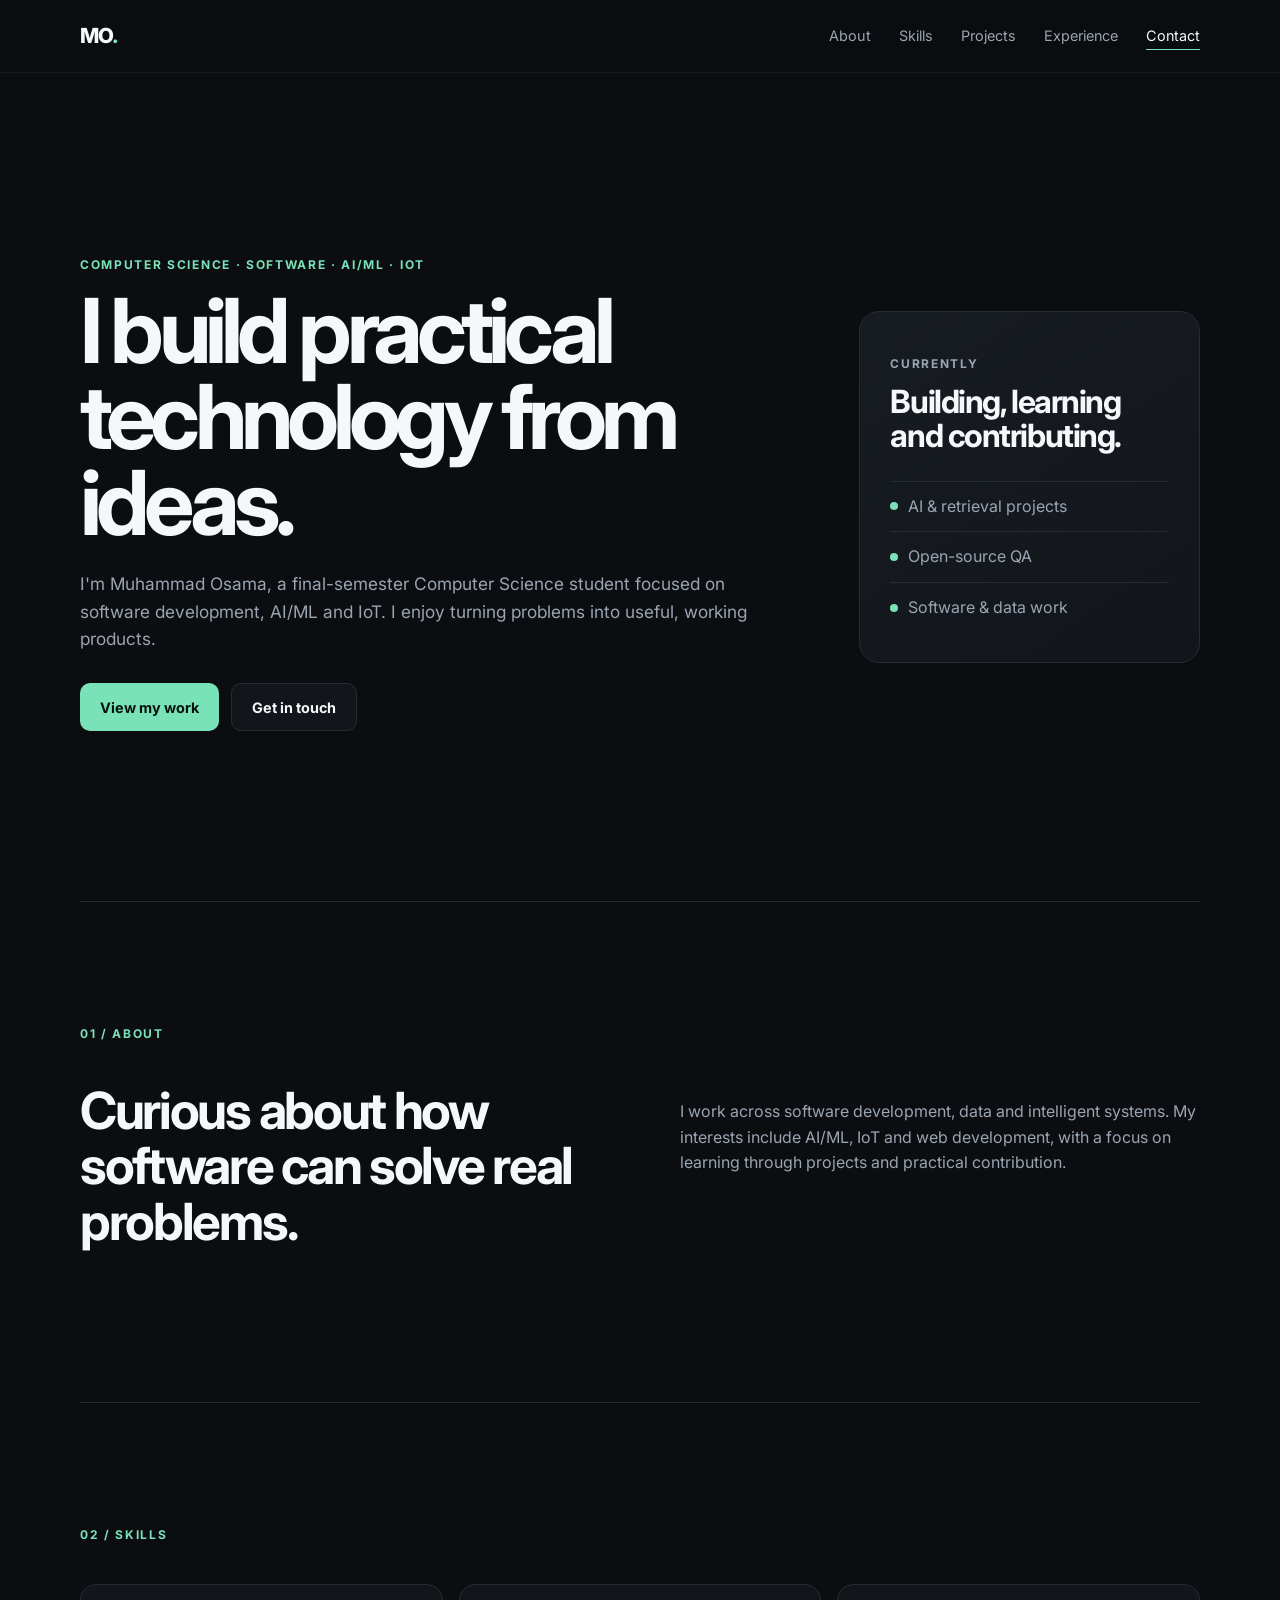
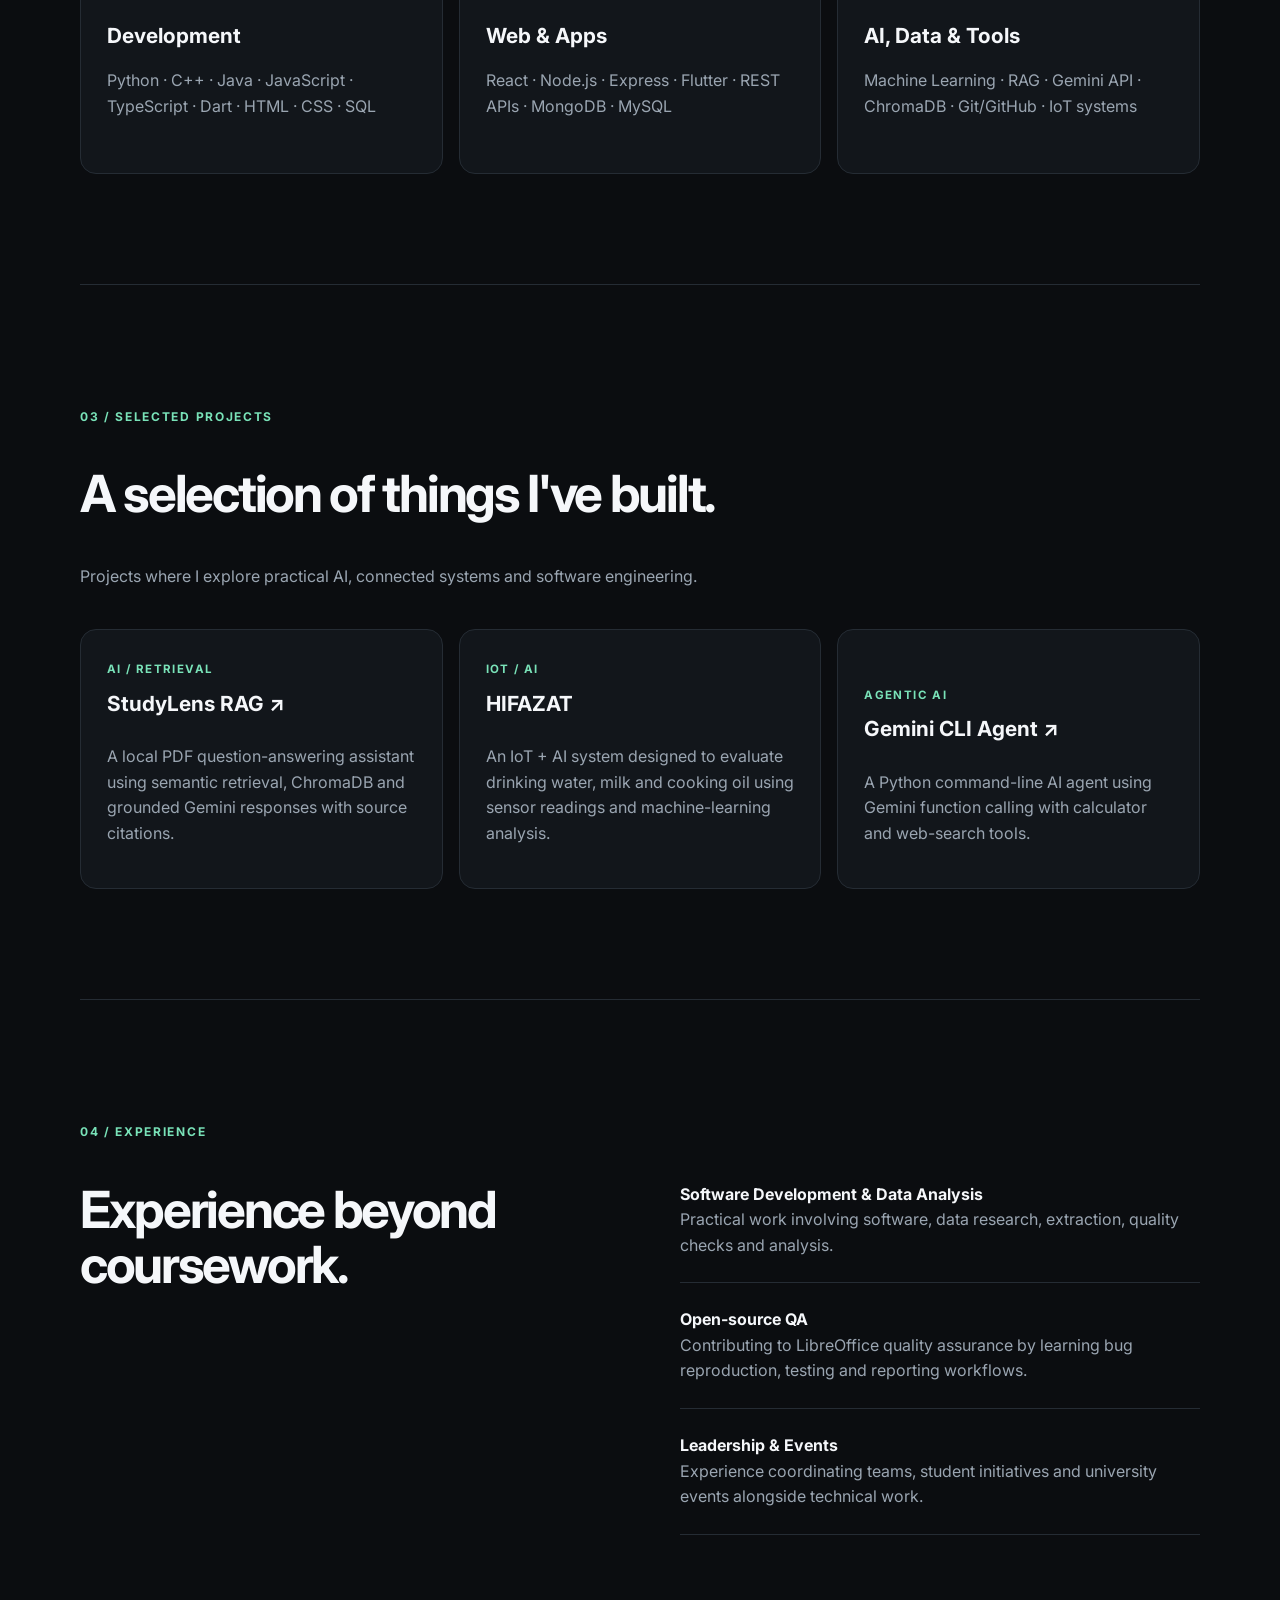
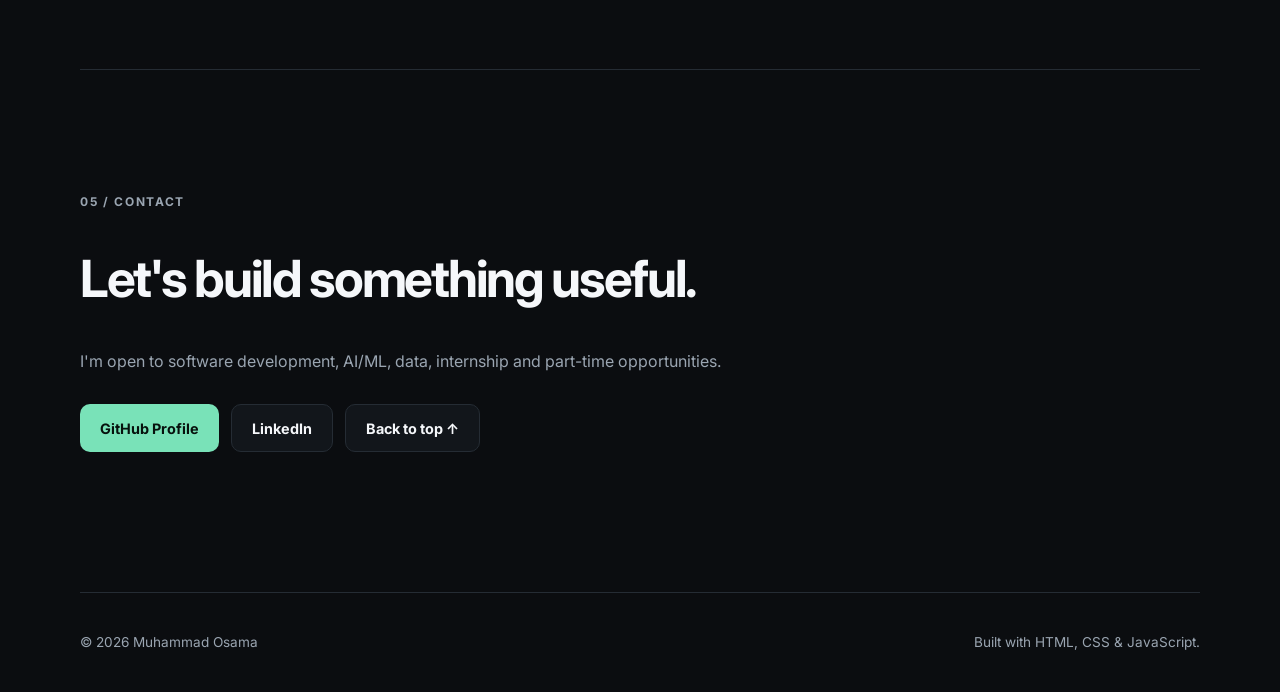
<file: index.html>
<!DOCTYPE html>
<html lang="en">
<head>
  <meta charset="UTF-8" />
  <meta name="viewport" content="width=device-width, initial-scale=1.0" />
  <meta name="description" content="Muhammad Osama — Computer Science student building software, AI and IoT projects." />
  <meta name="theme-color" content="#0b0d10" />
  <meta name="author" content="Muhammad Osama" />
  <meta property="og:title" content="Muhammad Osama | Portfolio" />
  <meta property="og:description" content="Software development, AI/ML, IoT and data projects." />
  <meta property="og:type" content="website" />
  <title>Muhammad Osama | Portfolio</title>
  <link rel="icon" href="assets/favicon.svg" type="image/svg+xml" />
  <link rel="manifest" href="site.webmanifest" />
  <link rel="preconnect" href="https://fonts.googleapis.com">
  <link rel="preconnect" href="https://fonts.gstatic.com" crossorigin>
  <link href="https://fonts.googleapis.com/css2?family=Inter:wght@400;500;600;700;800&display=swap" rel="stylesheet">
  <link rel="stylesheet" href="styles.css" />
</head>
<body>
  <header class="site-header"><nav class="nav container" aria-label="Main navigation"><a class="logo" href="#home">MO<span>.</span></a><button class="menu-toggle" type="button" aria-label="Open navigation" aria-expanded="false">☰</button><div class="nav-links"><a href="#about">About</a><a href="#skills">Skills</a><a href="#projects">Projects</a><a href="#experience">Experience</a><a href="#contact">Contact</a></div></nav></header>
  <main>
    <section class="hero container" id="home"><div class="hero-copy"><p class="eyebrow">Computer Science · Software · AI/ML · IoT</p><h1>I build practical technology from ideas.</h1><p class="hero-text">I'm Muhammad Osama, a final-semester Computer Science student focused on software development, AI/ML and IoT. I enjoy turning problems into useful, working products.</p><div class="hero-actions"><a class="button primary" href="#projects">View my work</a><a class="button secondary" href="#contact">Get in touch</a></div></div><aside class="hero-card" aria-label="Current focus"><p class="card-label">Currently</p><h2>Building, learning and contributing.</h2><div class="status-row"><span></span> AI & retrieval projects</div><div class="status-row"><span></span> Open-source QA</div><div class="status-row"><span></span> Software & data work</div></aside></section>
    <section class="section container" id="about"><p class="section-label">01 / About</p><div class="section-grid"><h2>Curious about how software can solve real problems.</h2><p>I work across software development, data and intelligent systems. My interests include AI/ML, IoT and web development, with a focus on learning through projects and practical contribution.</p></div></section>
    <section class="section container" id="skills"><p class="section-label">02 / Skills</p><div class="placeholder-grid"><article><h3>Development</h3><p>Python · C++ · Java · JavaScript · TypeScript · Dart · HTML · CSS · SQL</p></article><article><h3>Web & Apps</h3><p>React · Node.js · Express · Flutter · REST APIs · MongoDB · MySQL</p></article><article><h3>AI, Data & Tools</h3><p>Machine Learning · RAG · Gemini API · ChromaDB · Git/GitHub · IoT systems</p></article></div></section>
    <section class="section container" id="projects"><p class="section-label">03 / Selected Projects</p><div class="project-intro"><h2>A selection of things I've built.</h2><p>Projects where I explore practical AI, connected systems and software engineering.</p></div><div class="project-grid"><a class="project-card" href="https://github.com/MuhammadOsama03/StudyLens-RAG" target="_blank" rel="noreferrer"><span>AI / Retrieval</span><h3>StudyLens RAG ↗</h3><p>A local PDF question-answering assistant using semantic retrieval, ChromaDB and grounded Gemini responses with source citations.</p></a><article class="project-card"><span>IoT / AI</span><h3>HIFAZAT</h3><p>An IoT + AI system designed to evaluate drinking water, milk and cooking oil using sensor readings and machine-learning analysis.</p></article><a class="project-card" href="https://github.com/MuhammadOsama03/gemini-cli-agent" target="_blank" rel="noreferrer"><span>Agentic AI</span><h3>Gemini CLI Agent ↗</h3><p>A Python command-line AI agent using Gemini function calling with calculator and web-search tools.</p></a></div></section>
    <section class="section container" id="experience"><p class="section-label">04 / Experience</p><div class="section-grid"><h2>Experience beyond coursework.</h2><div><p><strong>Software Development & Data Analysis</strong><br>Practical work involving software, data research, extraction, quality checks and analysis.</p><p><strong>Open-source QA</strong><br>Contributing to LibreOffice quality assurance by learning bug reproduction, testing and reporting workflows.</p><p><strong>Leadership & Events</strong><br>Experience coordinating teams, student initiatives and university events alongside technical work.</p></div></div></section>
    <section class="section contact container" id="contact"><p class="section-label">05 / Contact</p><h2>Let's build something useful.</h2><p>I'm open to software development, AI/ML, data, internship and part-time opportunities.</p><div class="hero-actions"><a class="button primary" href="https://github.com/MuhammadOsama03" target="_blank" rel="noreferrer">GitHub Profile</a><a class="button secondary" href="https://pk.linkedin.com/in/mosama07" target="_blank" rel="noreferrer">LinkedIn</a><a class="button secondary" href="#home">Back to top ↑</a></div></section>
  </main>
  <footer class="footer container"><p>© <span id="year"></span> Muhammad Osama</p><p>Built with HTML, CSS & JavaScript.</p></footer><script src="script.js"></script>
</body>
</html>
</file>
<file: styles.css>
:root { --bg:#0b0d10; --surface:#12161b; --surface-2:#171c22; --text:#f5f7fa; --muted:#9aa5b1; --line:#252c34; --accent:#79e2b8; --max:1120px; }
* { box-sizing:border-box; }
html { scroll-behavior:smooth; }
body { margin:0; font-family:Inter,system-ui,sans-serif; background:var(--bg); color:var(--text); line-height:1.6; }
a { color:inherit; text-decoration:none; }
a:focus-visible, button:focus-visible { outline:3px solid var(--accent); outline-offset:4px; border-radius:8px; }
strong { color:var(--text); font-weight:700; }
.container { width:min(calc(100% - 40px),var(--max)); margin-inline:auto; }
.site-header { position:sticky; top:0; z-index:20; background:rgba(11,13,16,.86); backdrop-filter:blur(14px); border-bottom:1px solid rgba(255,255,255,.06); }
.nav { min-height:72px; display:flex; align-items:center; justify-content:space-between; }
.logo { font-size:1.3rem; font-weight:800; letter-spacing:-.04em; }
.logo span,.eyebrow,.section-label,.project-card span { color:var(--accent); }
.nav-links { display:flex; gap:28px; font-size:.9rem; color:var(--muted); }
.nav-links a { transition:color .2s ease; }
.nav-links a:hover,.nav-links a[aria-current="location"] { color:var(--text); }
.nav-links a[aria-current="location"] { text-decoration:underline; text-decoration-color:var(--accent); text-underline-offset:8px; }
.menu-toggle { display:none; border:0; background:transparent; color:var(--text); font-size:1.5rem; cursor:pointer; }
.hero { min-height:calc(100vh - 72px); display:grid; grid-template-columns:1.35fr .65fr; gap:72px; align-items:center; padding-block:90px; }
.eyebrow,.section-label,.card-label { text-transform:uppercase; letter-spacing:.14em; font-size:.75rem; font-weight:700; }
h1 { max-width:780px; margin:14px 0 24px; font-size:clamp(3rem,7vw,6.3rem); line-height:.96; letter-spacing:-.065em; }
h2 { margin-top:0; font-size:clamp(2rem,4vw,3.3rem); line-height:1.08; letter-spacing:-.045em; }
h3 { margin:8px 0; font-size:1.3rem; }
.hero-text { max-width:680px; color:var(--muted); font-size:1.08rem; }
.hero-actions { display:flex; gap:12px; flex-wrap:wrap; margin-top:30px; }
.button { display:inline-flex; align-items:center; justify-content:center; min-height:48px; padding:0 20px; border-radius:10px; font-weight:700; font-size:.9rem; transition:transform .2s ease,border-color .2s ease; }
.button:hover { transform:translateY(-2px); }
.primary { background:var(--accent); color:#07110d; }
.secondary { border:1px solid var(--line); background:var(--surface); }
.hero-card { padding:30px; border:1px solid var(--line); border-radius:20px; background:linear-gradient(145deg,var(--surface-2),var(--surface)); }
.hero-card h2 { font-size:2rem; }
.card-label { color:var(--muted); }
.status-row { display:flex; align-items:center; gap:10px; padding:12px 0; border-top:1px solid var(--line); color:var(--muted); }
.status-row span { width:8px; height:8px; border-radius:50%; background:var(--accent); }
.section { padding-block:110px; border-top:1px solid var(--line); }
.section-label { margin-bottom:40px; }
.section-grid { display:grid; grid-template-columns:1fr 1fr; gap:80px; }
.section-grid > p,.section-grid > div > p,.project-intro p,.contact > p { color:var(--muted); max-width:650px; }
.section-grid > div > p { margin-top:0; margin-bottom:24px; padding-bottom:24px; border-bottom:1px solid var(--line); }
.placeholder-grid,.project-grid { display:grid; grid-template-columns:repeat(3,1fr); gap:16px; }
.placeholder-grid article,.project-card { min-height:190px; padding:26px; border:1px solid var(--line); border-radius:16px; background:var(--surface); }
.placeholder-grid p,.project-card p { color:var(--muted); }
.project-intro { max-width:720px; margin-bottom:40px; }
.project-card { min-height:260px; display:flex; flex-direction:column; justify-content:flex-end; transition:transform .2s ease,border-color .2s ease,background .2s ease; }
a.project-card { cursor:pointer; }
a.project-card:hover { transform:translateY(-5px); border-color:var(--accent); background:var(--surface-2); }
.project-card span { font-size:.72rem; text-transform:uppercase; letter-spacing:.12em; font-weight:700; }
.contact { padding-bottom:140px; }
.contact h2 { max-width:720px; }
.footer { min-height:100px; display:flex; justify-content:space-between; align-items:center; gap:20px; border-top:1px solid var(--line); color:var(--muted); font-size:.85rem; }
@media (max-width:820px) { .menu-toggle{display:block}.nav-links{display:none;position:absolute;top:72px;left:0;right:0;padding:22px 20px;flex-direction:column;background:var(--surface);border-bottom:1px solid var(--line)}.nav-links.open{display:flex}.hero{grid-template-columns:1fr;min-height:auto;gap:50px}.section-grid{grid-template-columns:1fr;gap:20px}.placeholder-grid,.project-grid{grid-template-columns:1fr} }
@media (max-width:520px) { .container{width:min(calc(100% - 28px),var(--max))}.hero{padding-block:70px}.section{padding-block:80px}.footer{align-items:flex-start;flex-direction:column;justify-content:center} }
@media (prefers-reduced-motion:reduce) { html{scroll-behavior:auto} *,*::before,*::after{scroll-behavior:auto!important;transition-duration:.01ms!important;animation-duration:.01ms!important;animation-iteration-count:1!important} }
</file>
